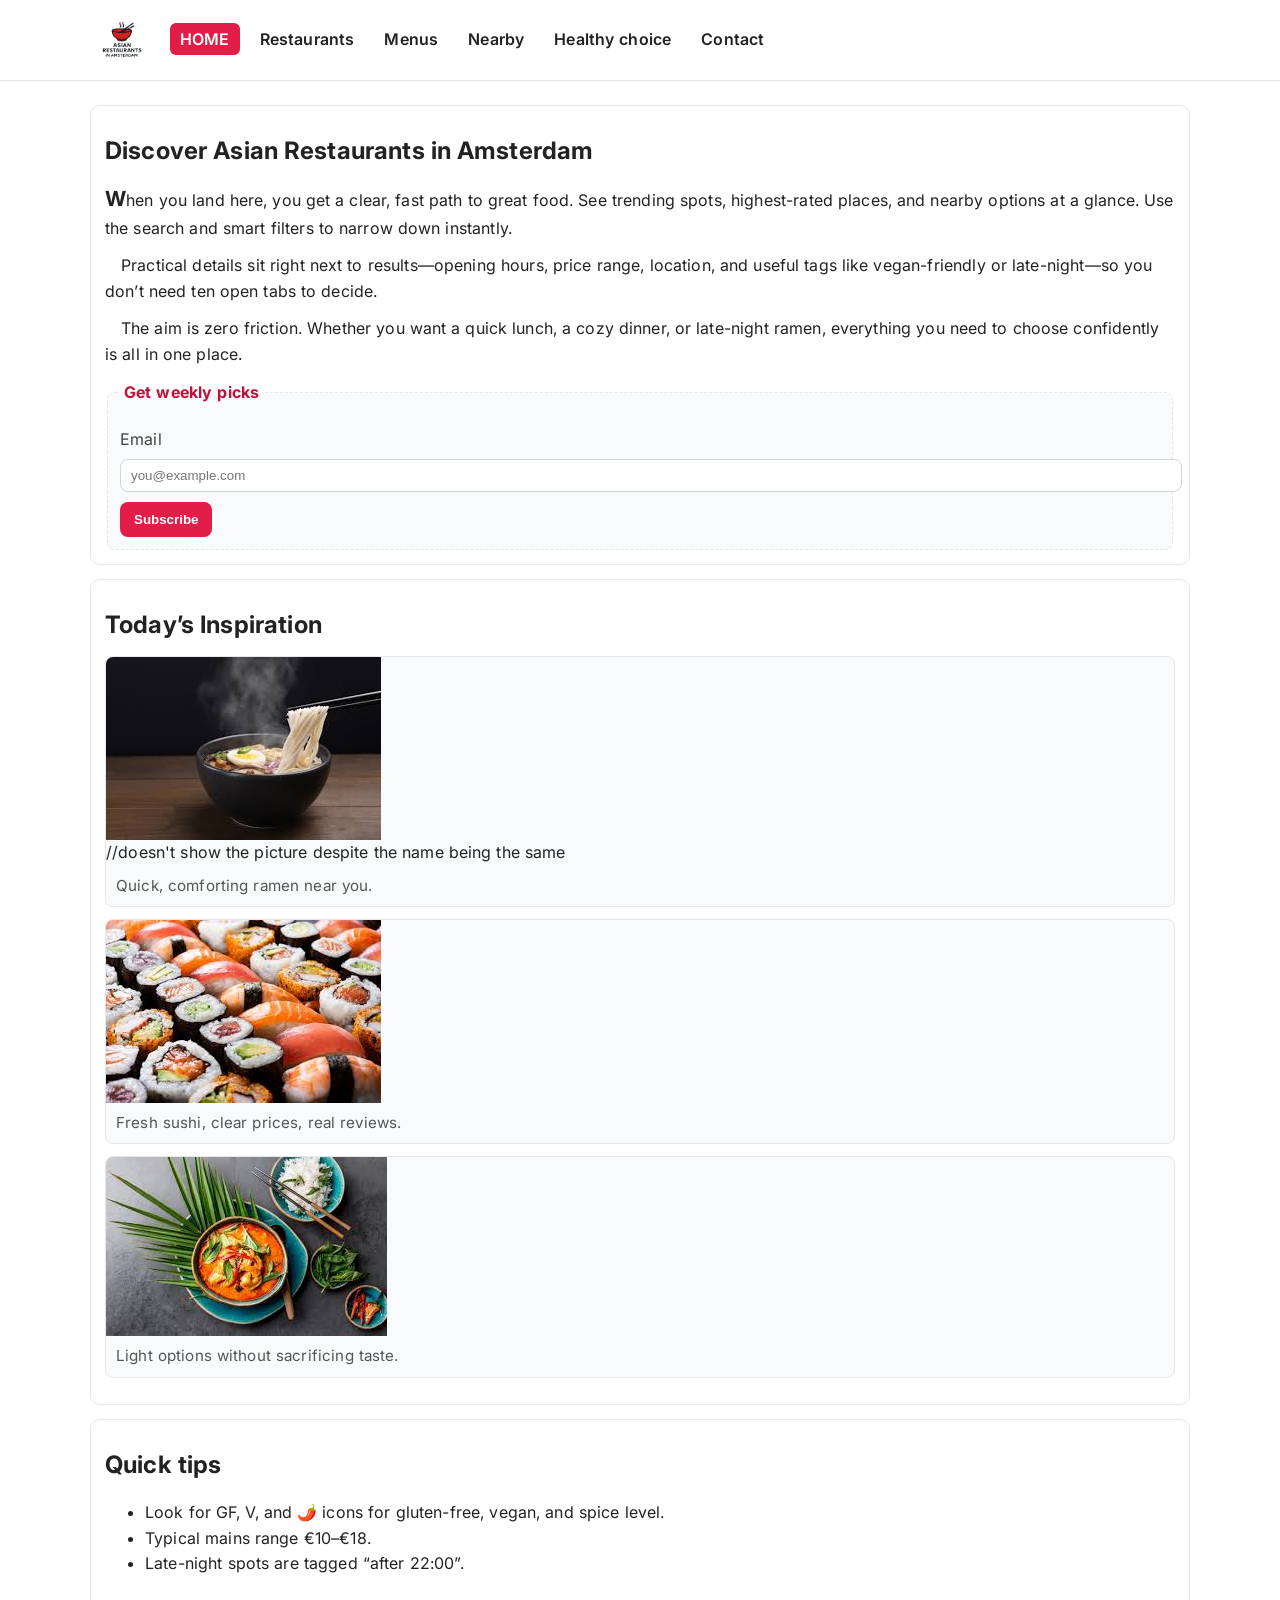
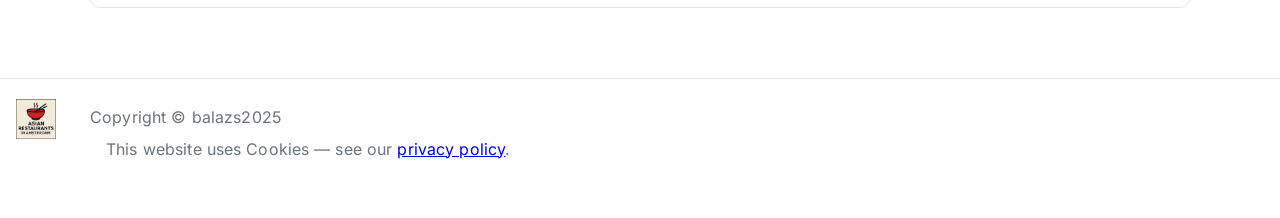
<file: index.html>
<!DOCTYPE html>
<html lang="en">
<head>
  <meta charset="utf-8">
  <meta name="viewport" content="width=device-width, initial-scale=1">
  <title>Asian Restaurants in Amsterdam | Home</title>
  <meta name="description" content="Discover the best Asian restaurants in Amsterdam—see hours, locations, menus, and dietary tags so you can choose fast without bouncing between sites.">
  <meta name="author" content="balazs2025">
  <link rel="stylesheet" href="css/style.css">
  <link rel="icon" type="image/png" href="img/faviconlogo.png">
</head>
<body>
  <header>
    <nav aria-label="Primary">
      <a href="index.html" title="Go to Home">
        <img src="img/ASIAN-FOOD-edited-logo.png" alt="logo">
      </a>
      <ul>
        <li><a href="index.html" aria-current="page">Home</a></li>
        <li><a href="restaurants.html">Restaurants</a></li>
        <li><a href="menus.html">Menus</a></li>
        <li><a href="nearby.html">Nearby</a></li>
        <li><a href="healthychoices.html">Healthy choice</a></li>
        <li><a href="contact.html">Contact</a></li>
      </ul>
    </nav>
  </header>

  <main id="content">
    <section aria-labelledby="hero-title">
      <h1 id="hero-title">Discover Asian Restaurants in Amsterdam</h1>
      <p class="intro">
        When you land here, you get a clear, fast path to great food. See trending spots, highest-rated places, and nearby options at a glance. Use the search and smart filters to narrow down instantly.
      </p>
      <p>
        Practical details sit right next to results—opening hours, price range, location, and useful tags like vegan-friendly or late-night—so you don’t need ten open tabs to decide.
      </p>
      <p>
        The aim is zero friction. Whether you want a quick lunch, a cozy dinner, or late-night ramen, everything you need to choose confidently is all in one place.
      </p>

      <form action="#" method="get">
        <fieldset>
          <legend>Get weekly picks</legend>
          <label for="email">Email</label>
          <input id="email" name="email" type="email" placeholder="you@example.com" required>
          <input type="submit" value="Subscribe">
        </fieldset>
      </form>
    </section>

    <section aria-labelledby="featured-title">
      <h2 id="featured-title">Today’s Inspiration</h2>
      <figure>
        <img src="ramen.jpg" alt="ramen"> //doesn't show the picture despite the name being the same
        <figcaption>Quick, comforting ramen near you.</figcaption>
      </figure>
      <figure>
        <img src="img/sushi.jpg" alt="sushi">
        <figcaption>Fresh sushi, clear prices, real reviews.</figcaption>
      </figure>
      <figure>
        <img src="img/curry.jpg" alt="curry">
        <figcaption>Light options without sacrificing taste.</figcaption>
      </figure>
    </section>

    <aside aria-label="Quick tips">
      <h2>Quick tips</h2>
      <ul>
        <li>Look for GF, V, and 🌶️ icons for gluten-free, vegan, and spice level.</li>
        <li>Typical mains range €10–€18.</li>
        <li>Late-night spots are tagged “after 22:00”.</li>
      </ul>
    </aside>
  </main>

  <footer>
    <a href="index.html" class="logo">
      <img src="img/footer logo.png" alt="Footer logo">
    </a>
    <p>Copyright &copy; balazs2025</p>
    <p>This website uses Cookies — see our <a href="contact.html" rel="nofollow">privacy policy</a>.</p>
  </footer>
</body>
</html>
</file>
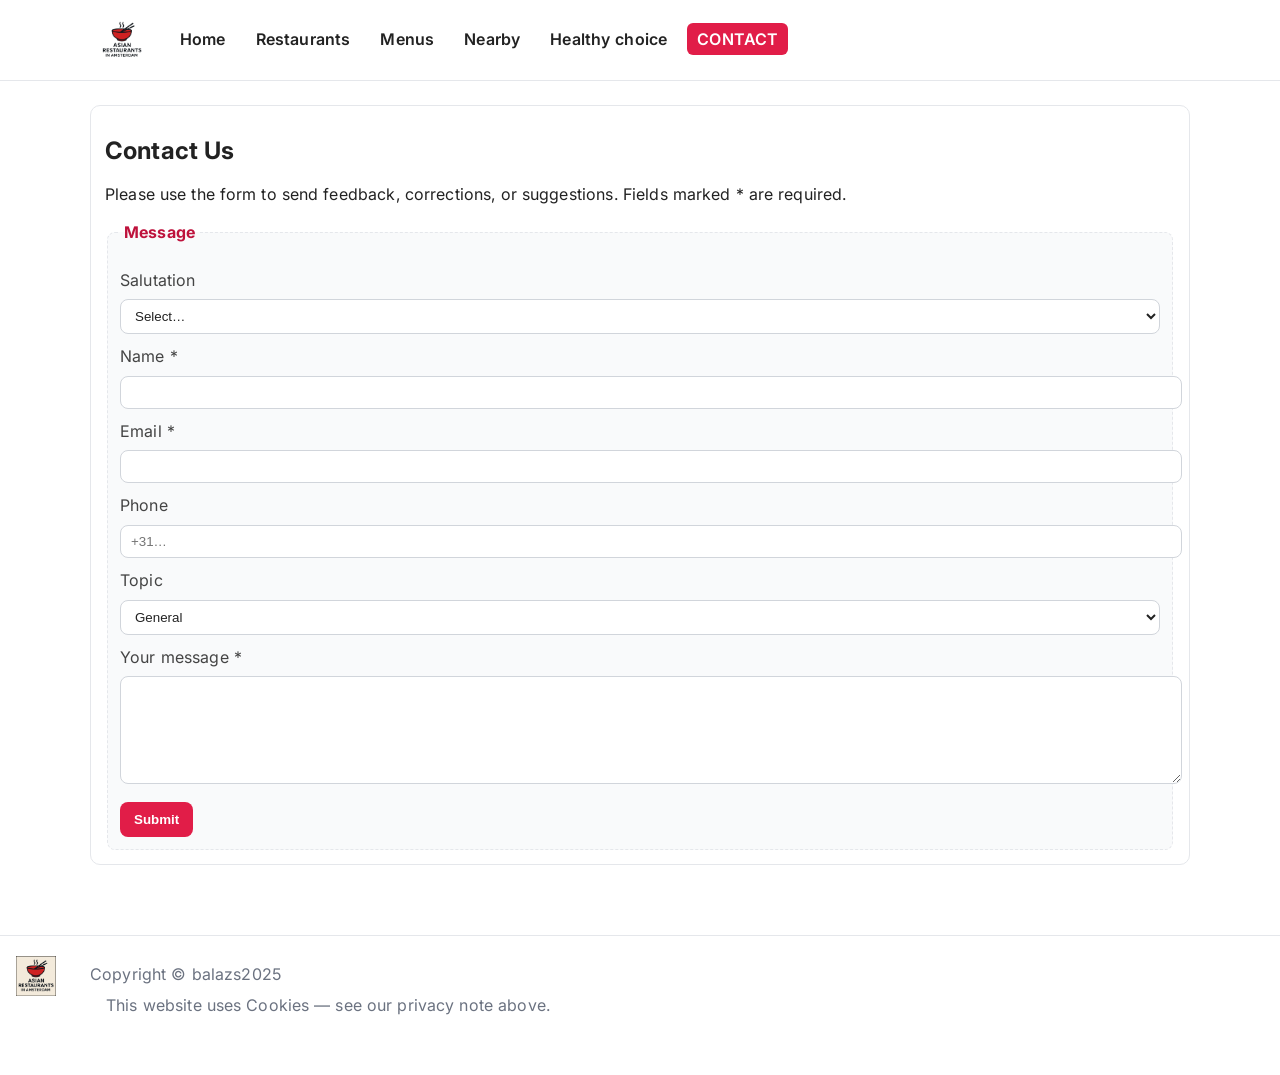
<file: contact.html>
<!DOCTYPE html>
<html lang="en">
<head>
  <meta charset="utf-8">
  <meta name="viewport" content="width=device-width, initial-scale=1">
  <title>Asian Restaurants in Amsterdam | Contact</title>
  <meta name="description" content="Send feedback, report an issue, or suggest a restaurant. You can also bookmark favorites.">
  <meta name="author" content="balazs2025">
  <link rel="stylesheet" href="css/style.css">
  <link rel="icon" type="image/png" href="img/faviconlogo.png">
</head>
<body>
  <header>
    <nav aria-label="Primary">
      <a href="index.html" title="Go to Home">
        <img src="img/ASIAN-FOOD-edited-logo.png" alt="logo">
      </a>
      <ul>
        <li><a href="index.html">Home</a></li>
        <li><a href="restaurants.html">Restaurants</a></li>
        <li><a href="menus.html">Menus</a></li>
        <li><a href="nearby.html">Nearby</a></li>
        <li><a href="healthychoices.html">Healthy choice</a></li>
        <li><a href="contact.html" aria-current="page">Contact</a></li>
      </ul>
    </nav>
  </header>

  <main id="content">
    <section class="form-container" aria-labelledby="contact-title">
      <h1 id="contact-title">Contact Us</h1>
      <p>Please use the form to send feedback, corrections, or suggestions. Fields marked * are required.</p>

      <form action="#" method="post">
        <fieldset>
          <legend>Message</legend>

          <label for="salutation">Salutation</label>
          <select id="salutation" name="salutation" required>
            <option value="">Select…</option>
            <option>Mr.</option>
            <option>Mrs.</option>
            <option>Ms.</option>
            <option>Mx.</option>
          </select>

          <label for="name">Name *</label>
          <input id="name" name="name" type="text" required>

          <label for="email">Email *</label>
          <input id="email" name="email" type="email" required>

          <label for="phone">Phone</label>
          <input id="phone" name="phone" type="tel" placeholder="+31…">

          <label for="topic">Topic</label>
          <select id="topic" name="topic">
            <option value="">General</option>
            <option value="error">Report outdated info</option>
            <option value="suggestion">Suggest a restaurant</option>
            <option value="favorite">Help with favorites</option>
          </select>

          <label for="message">Your message *</label>
          <textarea id="message" name="message" rows="6" required></textarea>

          <button type="submit">Submit</button>
        </fieldset>
      </form>
    </section>
  </main>

  <footer>
    <a href="index.html" class="logo">
      <img src="img/footer logo.png" alt="Footer logo">
    </a>
    <p>Copyright &copy; balazs2025</p>
    <p>This website uses Cookies — see our privacy note above.</p>
  </footer>
</body>
</html>
</file>
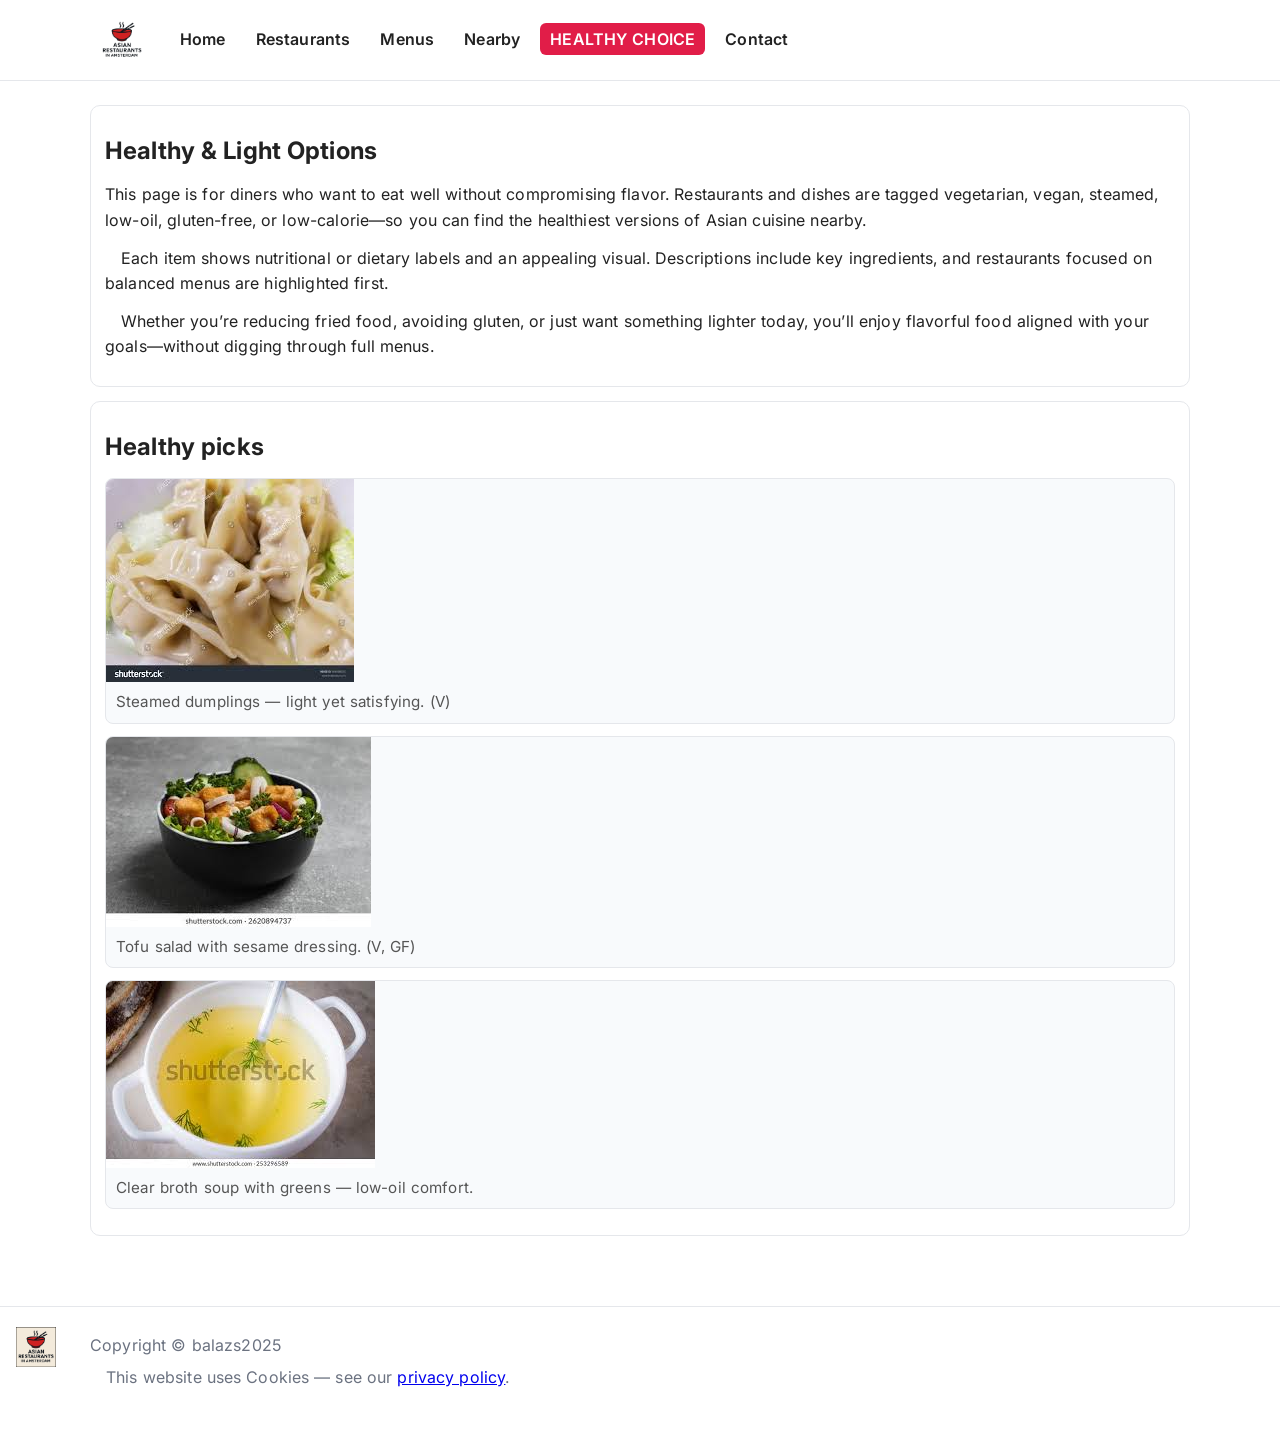
<file: healthychoices.html>
<!DOCTYPE html>
<html lang="en">
<head>
  <meta charset="utf-8">
  <meta name="viewport" content="width=device-width, initial-scale=1">
  <title>Asian Restaurants in Amsterdam | Healthy Choices</title>
  <meta name="description" content="Find lighter or vegetarian options fast—vegan, gluten-free, steamed, and low-oil dishes across Asian restaurants in Amsterdam.">
  <meta name="author" content="balazs2025">
  <link rel="stylesheet" href="css/style.css">
  <link rel="icon" type="image/png" href="img/faviconlogo.png">
</head>
<body>
  <header>
    <nav aria-label="Primary">
      <a href="index.html" title="Go to Home">
        <img src="img/ASIAN-FOOD-edited-logo.png" alt="logo">
      </a>
      <ul>
        <li><a href="index.html">Home</a></li>
        <li><a href="restaurants.html">Restaurants</a></li>
        <li><a href="menus.html">Menus</a></li>
        <li><a href="nearby.html">Nearby</a></li>
        <li><a href="healthychoices.html" aria-current="page">Healthy choice</a></li>
        <li><a href="contact.html">Contact</a></li>
      </ul>
    </nav>
  </header>

  <main id="content">
    <section aria-labelledby="page-title">
      <h1 id="page-title">Healthy &amp; Light Options</h1>
      <p>This page is for diners who want to eat well without compromising flavor. Restaurants and dishes are tagged vegetarian, vegan, steamed, low-oil, gluten-free, or low-calorie—so you can find the healthiest versions of Asian cuisine nearby.</p>
      <p>Each item shows nutritional or dietary labels and an appealing visual. Descriptions include key ingredients, and restaurants focused on balanced menus are highlighted first.</p>
      <p>Whether you’re reducing fried food, avoiding gluten, or just want something lighter today, you’ll enjoy flavorful food aligned with your goals—without digging through full menus.</p>
    </section>

    <section aria-labelledby="gallery-title">
      <h2 id="gallery-title">Healthy picks</h2>
      <figure>
        <img src="img/dumpling.jpg" alt="vegetable_dumplings">
        <figcaption>Steamed dumplings — light yet satisfying. (V)</figcaption>
      </figure>
      <figure>
        <img src="img/tofu.jpg" alt="tofu_salad">
        <figcaption>Tofu salad with sesame dressing. (V, GF)</figcaption>
      </figure>
      <figure>
        <img src="img/broth.jpg" alt="broth_soup">
        <figcaption>Clear broth soup with greens — low-oil comfort.</figcaption>
      </figure>
    </section>
  </main>

  <footer>
    <a href="index.html" class="logo">
      <img src="img/footer logo.png" alt="Footer logo">
    </a>
    <p>Copyright &copy; balazs2025</p>
    <p>This website uses Cookies — see our <a href="contact.html" rel="nofollow">privacy policy</a>.</p>
  </footer>
</body>
</html>
</file>
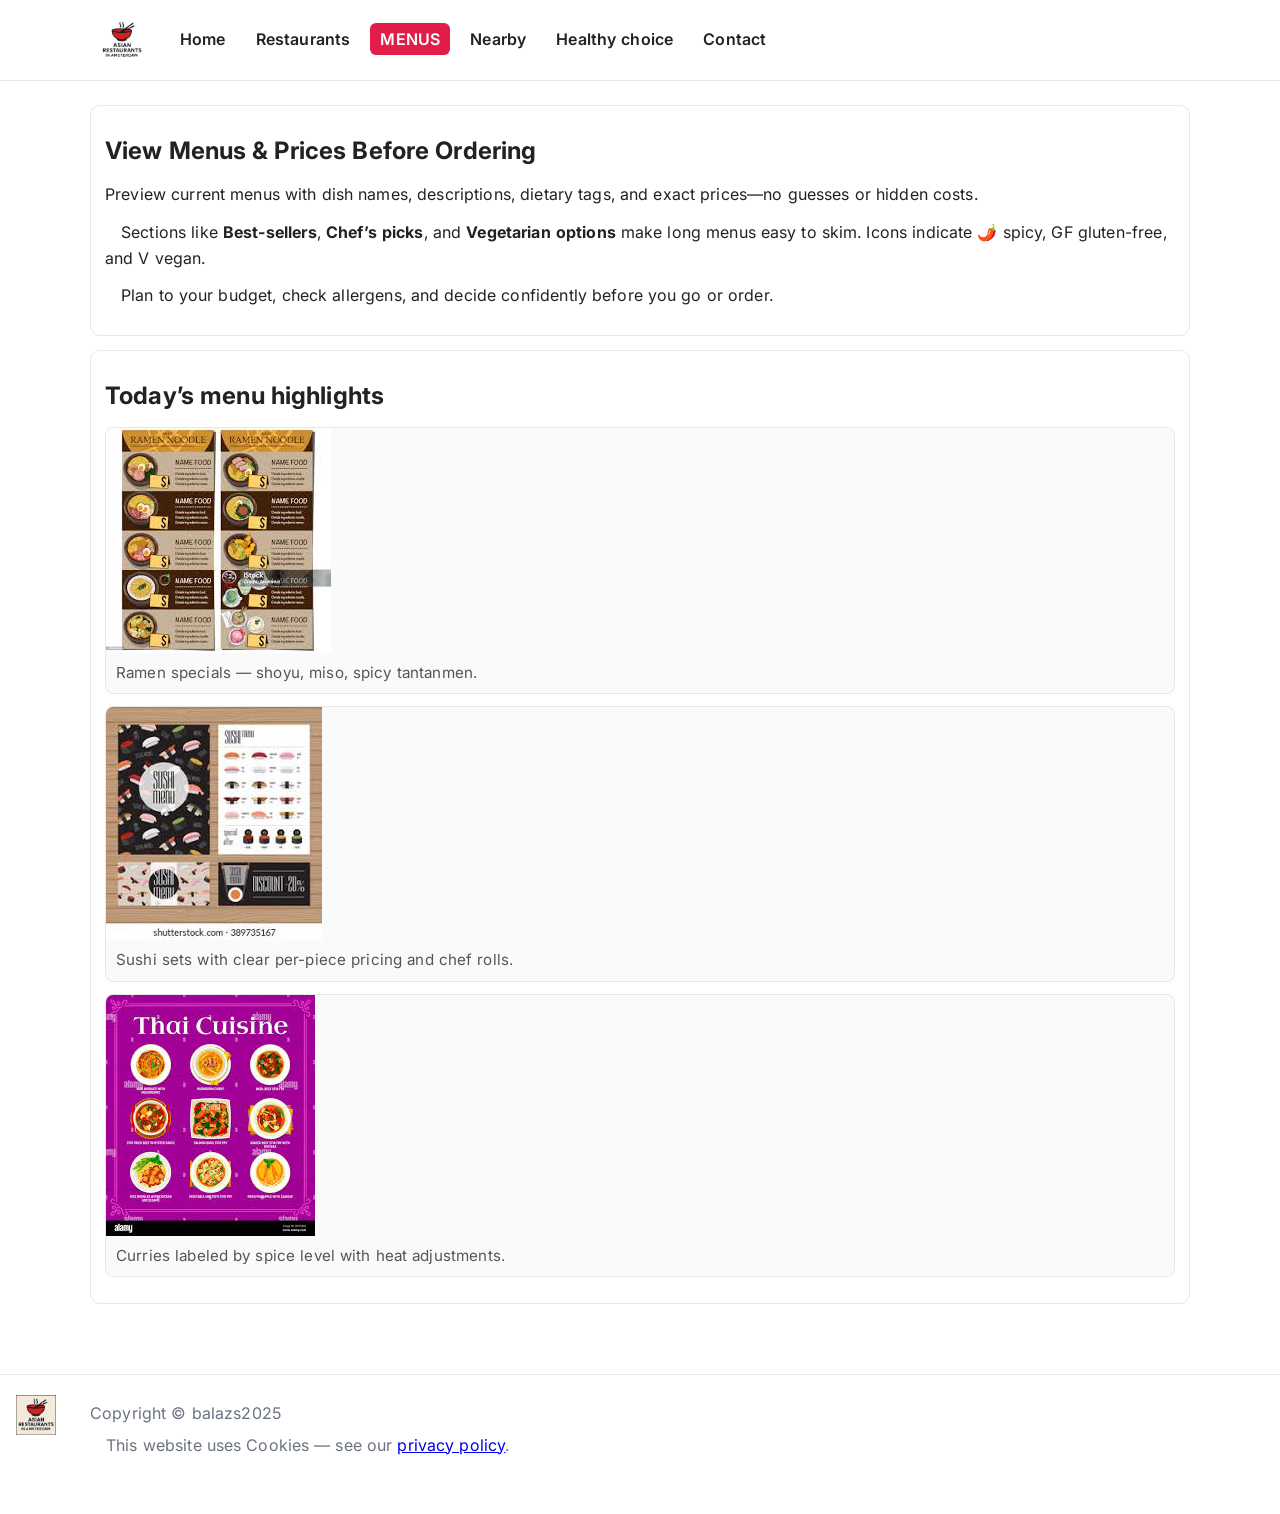
<file: menus.html>
<!DOCTYPE html>
<html lang="en">
<head>
  <meta charset="utf-8">
  <meta name="viewport" content="width=device-width, initial-scale=1">
  <title>Asian Restaurants in Amsterdam | Menus & Prices</title>
  <meta name="description" content="See up-to-date menus with dish details, dietary icons, and exact pricing so you can choose confidently before ordering.">
  <meta name="author" content="balazs2025">
  <link rel="stylesheet" href="css/style.css">
  <link rel="icon" type="image/png" href="img/faviconlogo.png">
</head>
<body>
  <header>
    <nav aria-label="Primary">
      <a href="index.html" title="Go to Home">
        <img src="img/ASIAN-FOOD-edited-logo.png" alt="logo">
      </a>
      <ul>
        <li><a href="index.html">Home</a></li>
        <li><a href="restaurants.html">Restaurants</a></li>
        <li><a href="menus.html" aria-current="page">Menus</a></li>
        <li><a href="nearby.html">Nearby</a></li>
        <li><a href="healthychoices.html">Healthy choice</a></li>
        <li><a href="contact.html">Contact</a></li>
      </ul>
    </nav>
  </header>

  <main id="content">
    <section aria-labelledby="page-title">
      <h1 id="page-title">View Menus &amp; Prices Before Ordering</h1>
      <p>Preview current menus with dish names, descriptions, dietary tags, and exact prices—no guesses or hidden costs.</p>
      <p>Sections like <strong>Best-sellers</strong>, <strong>Chef’s picks</strong>, and <strong>Vegetarian options</strong> make long menus easy to skim. Icons indicate 🌶️ spicy, GF gluten-free, and V vegan.</p>
      <p>Plan to your budget, check allergens, and decide confidently before you go or order.</p>
    </section>

    <section aria-labelledby="gallery-title">
      <h2 id="gallery-title">Today’s menu highlights</h2>
      <figure>
        <img src="img/ramenmenu.jpg" alt="ramen_menu">
        <figcaption>Ramen specials — shoyu, miso, spicy tantanmen.</figcaption>
      </figure>
      <figure>
        <img src="img/sushimenu.jpg" alt="sushi_menu">
        <figcaption>Sushi sets with clear per-piece pricing and chef rolls.</figcaption>
      </figure>
      <figure>
        <img src="img/currymenu.jpg" alt="curry_menu">
        <figcaption>Curries labeled by spice level with heat adjustments.</figcaption>
      </figure>
    </section>
  </main>

  <footer>
    <a href="index.html" class="logo">
      <img src="img/footer logo.png" alt="Footer logo">
    </a>
    <p>Copyright &copy; balazs2025</p>
    <p>This website uses Cookies — see our <a href="contact.html" rel="nofollow">privacy policy</a>.</p>
  </footer>
</body>
</html>
</file>
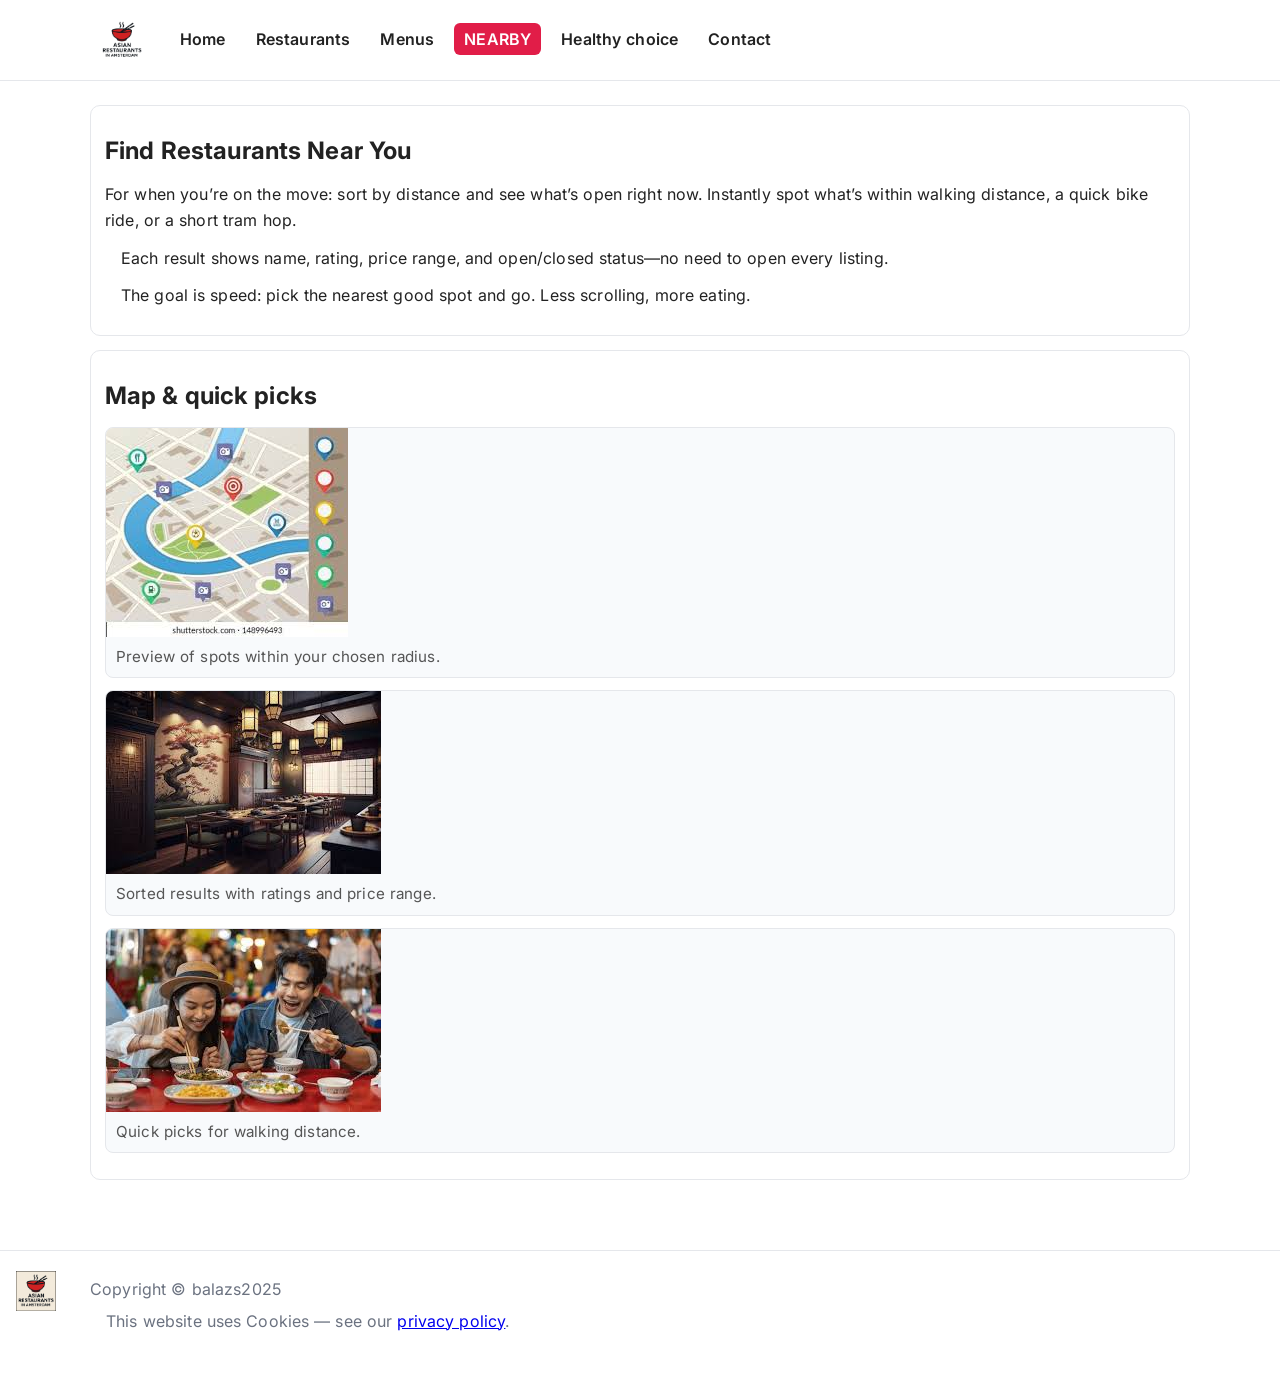
<file: nearby.html>
<!DOCTYPE html>
<html lang="en">
<head>
  <meta charset="utf-8">
  <meta name="viewport" content="width=device-width, initial-scale=1">
  <title>Asian Restaurants in Amsterdam | Nearby</title>
  <meta name="description" content="See restaurants sorted by distance on a simple map. Check what’s open now and pick the closest good option fast.">
  <meta name="author" content="balazs2025">
  <link rel="stylesheet" href="css/style.css">
  <link rel="icon" type="image/png" href="img/faviconlogo.png">
</head>
<body>
  <header>
    <nav aria-label="Primary">
      <a href="index.html" title="Go to Home">
        <img src="img/ASIAN-FOOD-edited-logo.png" alt="logo">
      </a>
      <ul>
        <li><a href="index.html">Home</a></li>
        <li><a href="restaurants.html">Restaurants</a></li>
        <li><a href="menus.html">Menus</a></li>
        <li><a href="nearby.html" aria-current="page">Nearby</a></li>
        <li><a href="healthychoices.html">Healthy choice</a></li>
        <li><a href="contact.html">Contact</a></li>
      </ul>
    </nav>
  </header>

  <main id="content">
    <section aria-labelledby="page-title">
      <h1 id="page-title">Find Restaurants Near You</h1>
      <p>For when you’re on the move: sort by distance and see what’s open right now. Instantly spot what’s within walking distance, a quick bike ride, or a short tram hop.</p>
      <p>Each result shows name, rating, price range, and open/closed status—no need to open every listing.</p>
      <p>The goal is speed: pick the nearest good spot and go. Less scrolling, more eating.</p>
    </section>

    <section aria-labelledby="map-title">
      <h2 id="map-title">Map &amp; quick picks</h2>
      <figure>
        <img src="img/citymap.jpg" alt="city_map">
        <figcaption>Preview of spots within your chosen radius.</figcaption>
      </figure>
      <figure>
        <img src="img/restaurant.jpg" alt="restaurants">
        <figcaption>Sorted results with ratings and price range.</figcaption>
      </figure>
      <figure>
        <img src="img/eating.jpg" alt="ramen_shop_illustration">
        <figcaption>Quick picks for walking distance.</figcaption>
      </figure>
    </section>
  </main>

  <footer>
    <a href="index.html" class="logo">
      <img src="img/footer logo.png" alt="Footer logo">
    </a>
    <p>Copyright &copy; balazs2025</p>
    <p>This website uses Cookies — see our <a href="contact.html" rel="nofollow">privacy policy</a>.</p>
  </footer>
</body>
</html>
</file>
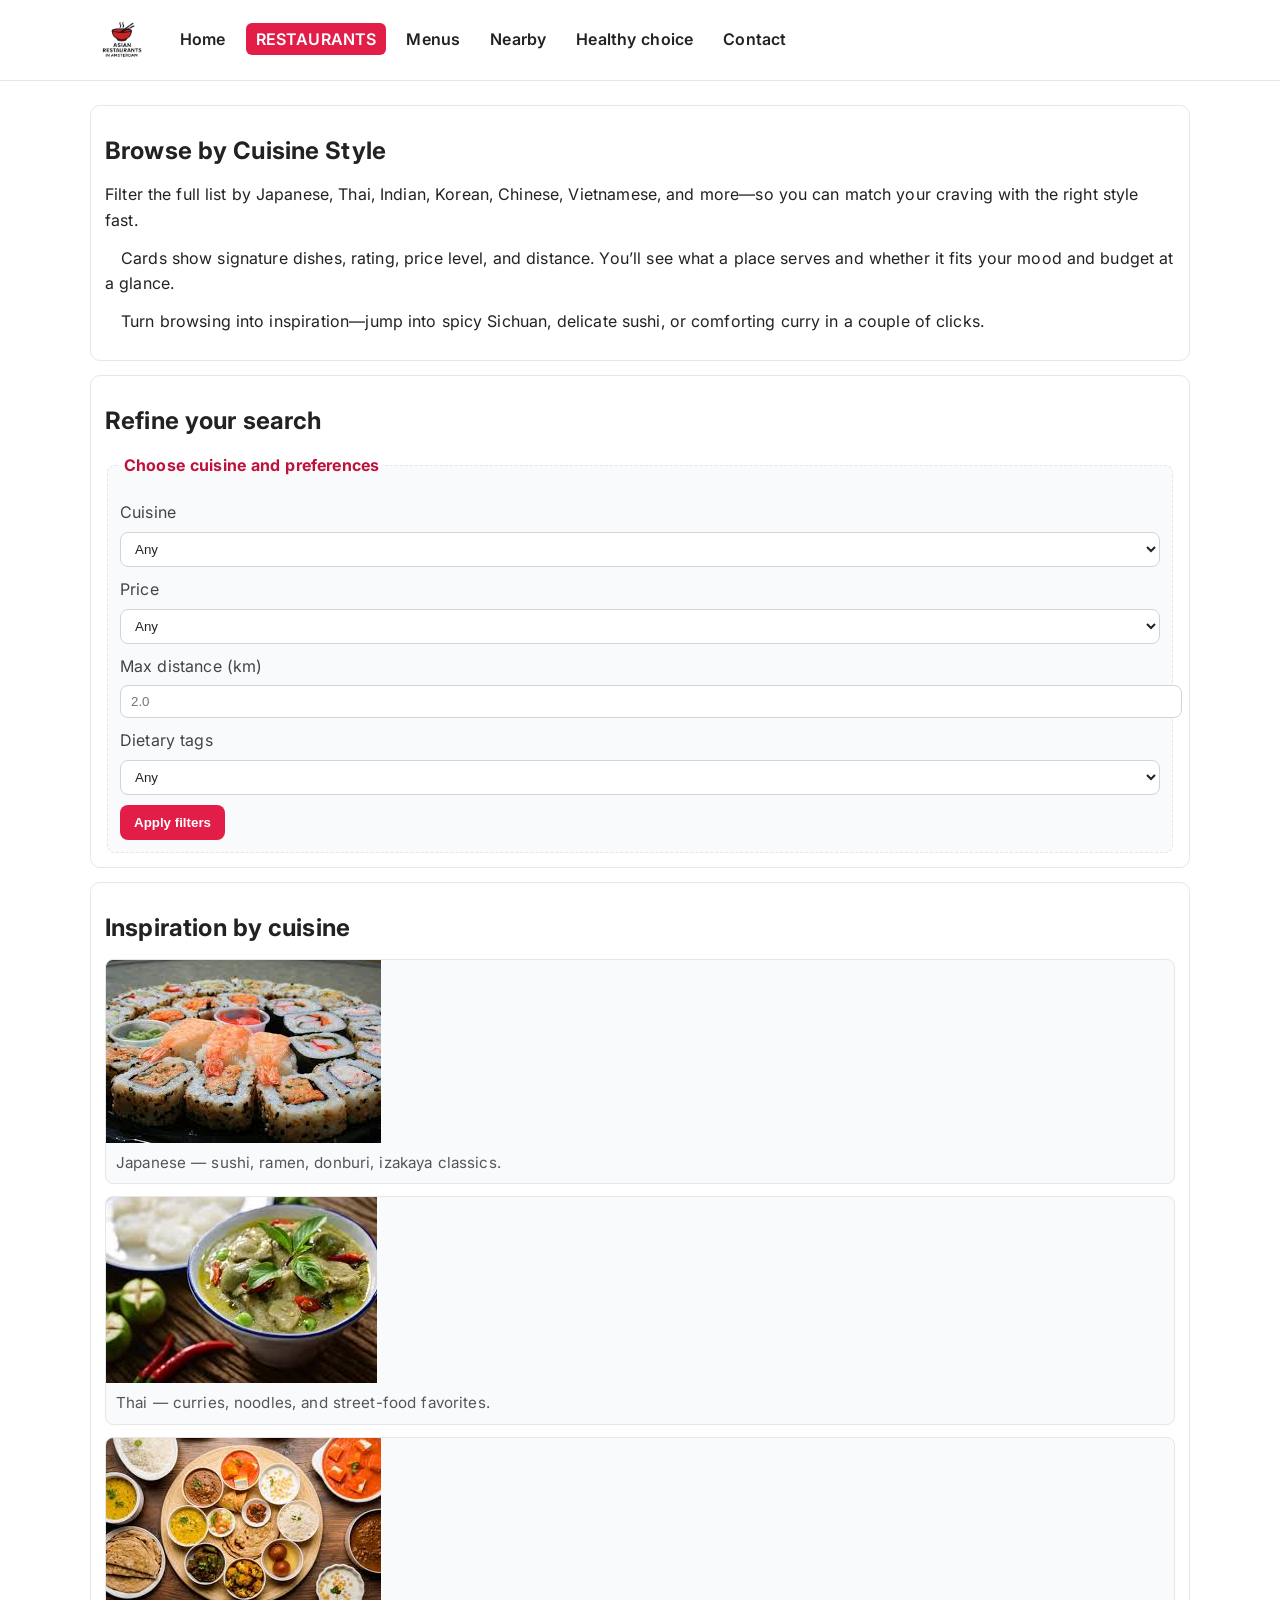
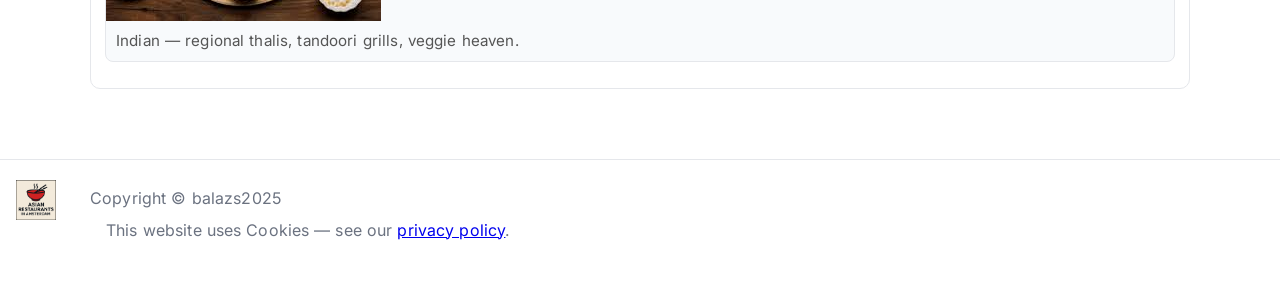
<file: restaurants.html>
<!DOCTYPE html>
<html lang="en">
<head>
  <meta charset="utf-8">
  <meta name="viewport" content="width=device-width, initial-scale=1">
  <title>Asian Restaurants in Amsterdam | Browse by Cuisine</title>
  <meta name="description" content="Explore Asian restaurants by cuisine—Japanese, Thai, Indian, Korean, Chinese, and more. Filter by style, distance, price, and vibe.">
  <meta name="author" content="balazs2025">
  <link rel="stylesheet" href="css/style.css">
  <link rel="icon" type="image/png" href="img/faviconlogo.png">
</head>
<body>
  <header>
    <nav aria-label="Primary">
      <a href="index.html" title="Go to Home">
        <img src="img/ASIAN-FOOD-edited-logo.png" alt="logo">
      </a>
      <ul>
        <li><a href="index.html">Home</a></li>
        <li><a href="restaurants.html" aria-current="page">Restaurants</a></li>
        <li><a href="menus.html">Menus</a></li>
        <li><a href="nearby.html">Nearby</a></li>
        <li><a href="healthychoices.html">Healthy choice</a></li>
        <li><a href="contact.html">Contact</a></li>
      </ul>
    </nav>
  </header>

  <main id="content">
    <section aria-labelledby="page-title">
      <h1 id="page-title">Browse by Cuisine Style</h1>
      <p>Filter the full list by Japanese, Thai, Indian, Korean, Chinese, Vietnamese, and more—so you can match your craving with the right style fast.</p>
      <p>Cards show signature dishes, rating, price level, and distance. You’ll see what a place serves and whether it fits your mood and budget at a glance.</p>
      <p>Turn browsing into inspiration—jump into spicy Sichuan, delicate sushi, or comforting curry in a couple of clicks.</p>
    </section>

    <section aria-labelledby="filters-title">
      <h2 id="filters-title">Refine your search</h2>
      <form action="#" method="get">
        <fieldset>
          <legend>Choose cuisine and preferences</legend>

          <label for="cuisine">Cuisine</label>
          <select id="cuisine" name="cuisine">
            <option value="">Any</option>
            <option value="japanese">Japanese</option>
            <option value="thai">Thai</option>
            <option value="indian">Indian</option>
            <option value="korean">Korean</option>
            <option value="chinese">Chinese</option>
            <option value="vietnamese">Vietnamese</option>
          </select>

          <label for="price">Price</label>
          <select id="price" name="price">
            <option value="">Any</option>
            <option value="€">€</option>
            <option value="€€">€€</option>
            <option value="€€€">€€€</option>
          </select>

          <label for="distance">Max distance (km)</label>
          <input id="distance" name="distance" type="number" min="0" step="0.5" placeholder="2.0">

          <label for="tags">Dietary tags</label>
          <select id="tags" name="tags">
            <option value="">Any</option>
            <option value="vegan">Vegan</option>
            <option value="vegetarian">Vegetarian</option>
            <option value="glutenfree">Gluten-free</option>
            <option value="halal">Halal</option>
          </select>

          <input type="submit" value="Apply filters">
        </fieldset>
      </form>
    </section>

    <section aria-labelledby="gallery-title">
      <h2 id="gallery-title">Inspiration by cuisine</h2>
      <figure>
        <img src="img/sushi2.jpg" alt="sushi2">
        <figcaption>Japanese — sushi, ramen, donburi, izakaya classics.</figcaption>
      </figure>
      <figure>
        <img src="img/curry2.jpg" alt="curry2">
        <figcaption>Thai — curries, noodles, and street-food favorites.</figcaption>
      </figure>
      <figure>
        <img src="img/thali.jpg" alt="thali">
        <figcaption>Indian — regional thalis, tandoori grills, veggie heaven.</figcaption>
      </figure>
    </section>
  </main>

  <footer>
    <a href="index.html" class="logo">
      <img src="img/footer logo.png" alt="Footer logo">
    </a>
    <p>Copyright &copy; balazs2025</p>
    <p>This website uses Cookies — see our <a href="contact.html" rel="nofollow">privacy policy</a>.</p>
  </footer>
</body>
</html>
</file>
<file: css/style.css>
/* add all items from grading group 3 and 4. Search for items in group 5 that refer to css f.e. z index */ 
/* === Basic Reset & Typography (assessment: comment present) === */
@import url('https://fonts.googleapis.com/css2?family=Inter:wght@400;600;700&display=swap'); /* simple Google Font */

html, body {
  margin: 0;
  padding: 0;
}

body {
  font-family: Inter, Arial, sans-serif;
  line-height: 1.6;
  letter-spacing: 0.01em;
  word-spacing: 0.05em;
  background: #ffffff;
  color: #222;
}

img { max-width: 100%; height: auto; display: block; }

h1, h2, h3 { margin: 0.5em 0; }
p { margin: 0.75em 0; }
p + p { text-indent: 1em; }
.intro::first-letter {
  font-size: 130%;
  font-weight: 700;
}

header {
  position: sticky;
  top: 0;
  background: #fff;
  border-bottom: 1px solid #e5e7eb;
}

nav {
  position: relative;
  max-width: 1100px;
  margin: 0 auto;
  padding: 12px 16px;
  display: flex;
  align-items: center;
  gap: 16px;
}

nav > a img { 
  height: 44px; 
}

nav ul {
  list-style: none;
  margin: 0;
  padding: 0;
  display: flex; 
  gap: 10px;
}

nav a {
  text-decoration: none;
  color: #222;
  padding: 6px 10px;
  border-radius: 6px;
  font-weight: 600;
}

nav a:hover {
  background: #f3f4f6;
}

nav a:visited {
  color: #6b7280;
}

nav a[aria-current="page"] {
  background: #e11d48;
  color: #fff;
  text-transform: uppercase;
}

#content {
  max-width: 1100px;
  margin: 24px auto;
  padding: 0 16px 32px;
}

section, article, aside {
  background: #fff;
  border: 1px solid #e5e7eb;
  border-radius: 10px;
  padding: 14px;
  margin: 14px 0;
}

figure {
  margin: 12px 0;
  border: 1px solid #e5e7eb;
  border-radius: 8px;
  overflow: hidden;
  background: #f8fafc;
}

figcaption {
  font-size: 0.95rem;
  color: #555;
  padding: 8px 10px;
}

form fieldset {
  border: 1px dashed #e5e7eb;
  padding: 12px;
  border-radius: 8px;
  background: #f9fafb;
}

legend {
  font-weight: 700;
  color: #be123c;
  padding: 0 4px;
}

label {
  display: block;
  margin: 10px 0 6px;
  color: #444;
}

input[type="text"],
input[type="email"],
input[type="number"],
input[type="tel"],
select,
textarea {
  width: 100%;
  padding: 8px 10px;
  border: 1px solid #d1d5db;
  border-radius: 8px;
  background: #fff;
  color: #222;
}

button,
input[type="submit"] {
  margin-top: 10px;
  border: none;
  background: #e11d48;
  color: #fff;
  font-weight: 700;
  padding: 10px 14px;
  border-radius: 8px;
  cursor: pointer;
}

button:hover,
input[type="submit"]:hover {
  background: #be123c;
}

footer {
  border-top: 1px solid #e5e7eb;
  background: #fff;
  padding: 20px 16px 50px;
  margin-top: 24px;
}

footer .logo img {
  height: 40px;
  float: left;
  margin-right: 10px;
}

footer p {
  color: #6b7280;
  max-width: 1100px;
  margin: 6px auto;
}

table.opening-hours {
  width: 100%;
  border-collapse: collapse;
  margin: 12px 0;
  border: 1px solid #cbd5e1;
}

table.opening-hours th,
table.opening-hours td {
  border: 1px solid #cbd5e1;
  padding: 8px;
  text-align: left;
}

table.opening-hours tr:nth-child(even) { background: #CFF; }
table.opening-hours tr:nth-child(odd)  { background: #FFF; }

.cookie-bar {
  position: fixed;
  left: 0; right: 0; bottom: 0;
  z-index: 9999;
  background: #111;
  color: #fff;
  padding: 10px 16px;
  font-size: 0.95rem;
}
.cookie-bar button {
  margin-left: 10px;
}

@media (max-width: 860px) {
  nav {
    flex-direction: column;
    align-items: flex-start;
  }
}
</file>
